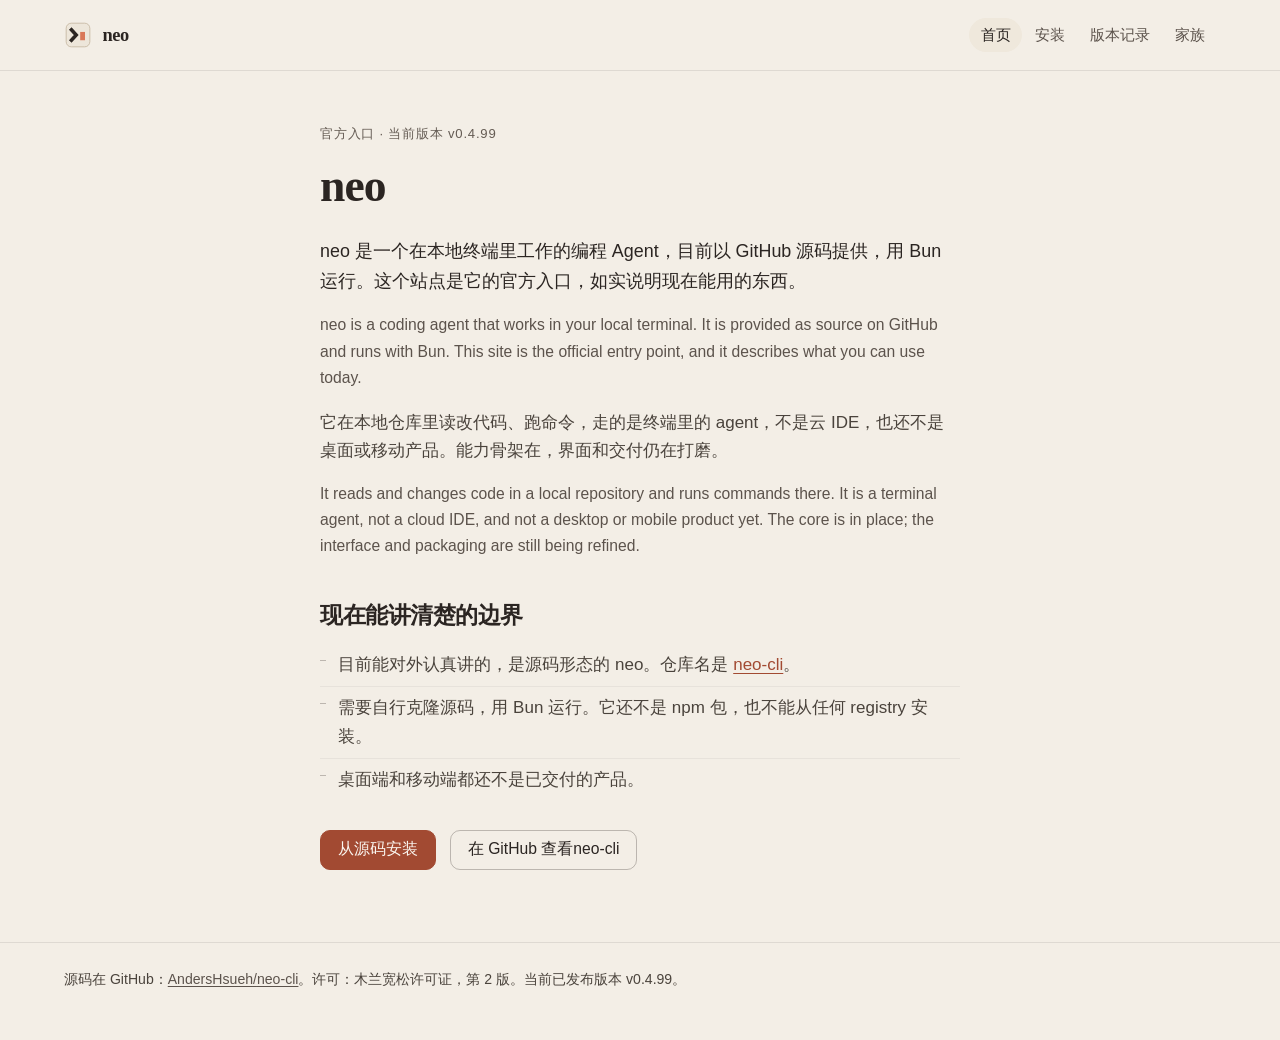
<file: index.html>
<!DOCTYPE html>
<html lang="zh-CN">
<head>
  <meta charset="utf-8">
  <meta name="viewport" content="width=device-width, initial-scale=1">
  <title>neo —— 本地终端里的编程 Agent</title>
  <meta name="description" content="neo 是一个在本地终端里工作的编程 Agent，目前以 GitHub 源码提供，用 Bun 运行。这是它的官方入口。">
  <link rel="canonical" href="https://neo.ani-intelligence.com/">
  <link rel="icon" href="/assets/icons/favicon.svg" type="image/svg+xml">
  <link rel="icon" href="/assets/icons/32x32.png" sizes="32x32" type="image/png">
  <link rel="apple-touch-icon" href="/assets/icons/icon.png">
  <link rel="stylesheet" href="/assets/css/site.css">
</head>
<body>
  <a class="skip" href="#main">跳到正文</a>
  <header class="site-header">
    <div class="inner">
      <a class="brand" href="/">
        <img src="/assets/icons/favicon.svg" width="28" height="28" alt="">
        <span class="brand-name">neo</span>
      </a>
      <nav class="nav" aria-label="站点">
        <a href="/" aria-current="page">首页</a>
        <a href="/install/">安装</a>
        <a href="/changelog/">版本记录</a>
        <a href="/family/">家族</a>
      </nav>
    </div>
  </header>
  <main id="main">
    <article class="hero">
      <p class="kicker">官方入口 · 当前版本 <span data-neo-version>v0.4.99</span></p>
      <h1>neo</h1>
      <p class="lead">neo 是一个在本地终端里工作的编程 Agent，目前以 GitHub 源码提供，用 Bun 运行。这个站点是它的官方入口，如实说明现在能用的东西。</p>
      <p class="en">neo is a coding agent that works in your local terminal. It is provided as source on GitHub and runs with Bun. This site is the official entry point, and it describes what you can use today.</p>
      <p>它在本地仓库里读改代码、跑命令，走的是终端里的 agent，不是云 IDE，也还不是桌面或移动产品。能力骨架在，界面和交付仍在打磨。</p>
      <p class="en">It reads and changes code in a local repository and runs commands there. It is a terminal agent, not a cloud IDE, and not a desktop or mobile product yet. The core is in place; the interface and packaging are still being refined.</p>
      <h2>现在能讲清楚的边界</h2>
      <ul class="plain-list">
        <li>目前能对外认真讲的，是源码形态的 neo。仓库名是 <a href="https://github.com/AndersHsueh/neo-cli"><span class="nowrap">neo-cli</span></a>。</li>
        <li>需要自行克隆源码，用 Bun 运行。它还不是 npm 包，也不能从任何 registry 安装。</li>
        <li>桌面端和移动端都还不是已交付的产品。</li>
      </ul>
      <div class="actions">
        <a class="btn btn-primary" href="/install/">从源码安装</a>
        <a class="btn btn-secondary" href="https://github.com/AndersHsueh/neo-cli">在 GitHub 查看 <span class="nowrap">neo-cli</span></a>
      </div>
    </article>
  </main>
  <footer class="site-footer">
    <div class="inner">
      <p>源码在 GitHub：<a href="https://github.com/AndersHsueh/neo-cli">AndersHsueh/<span class="nowrap">neo-cli</span></a>。许可：木兰宽松许可证，第 2 版。当前已发布版本 <span data-neo-version>v0.4.99</span>。</p>
    </div>
  </footer>
  <script src="/assets/js/version.js"></script>
</body>
</html>
</file>
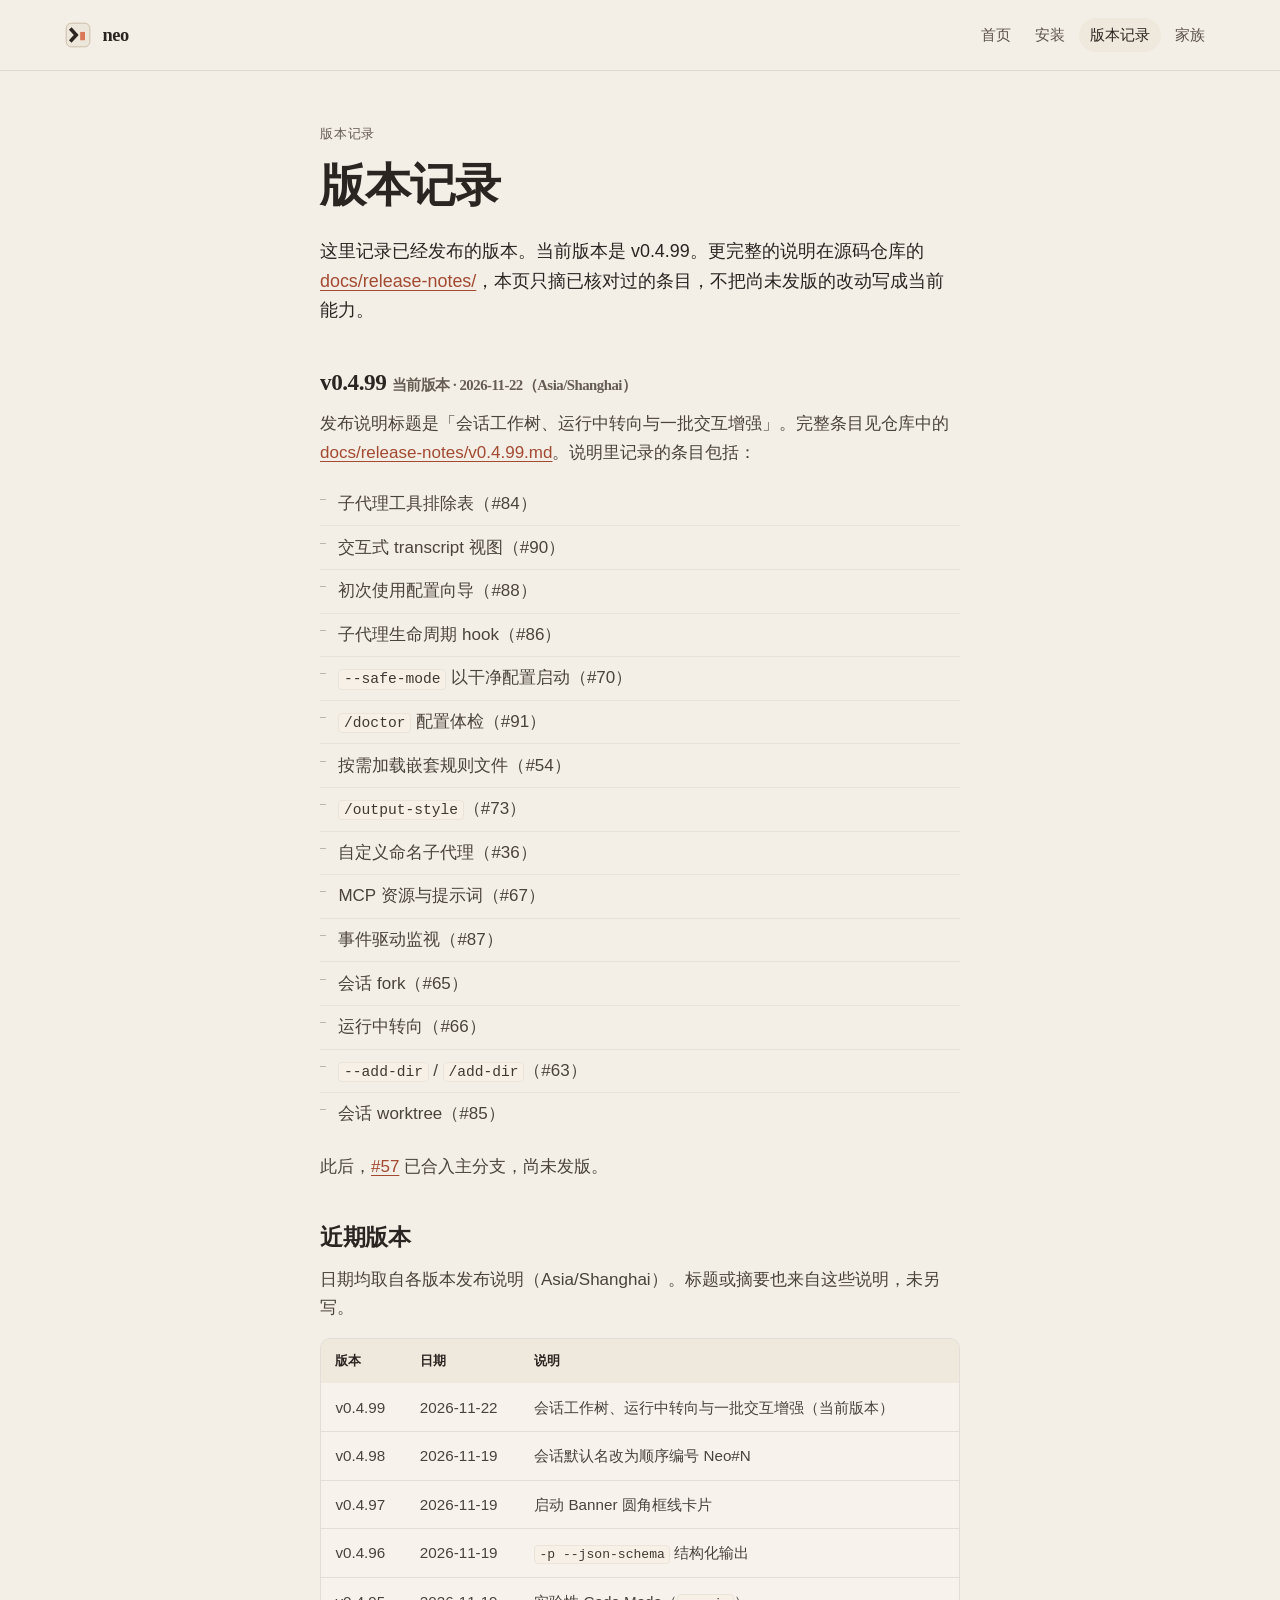
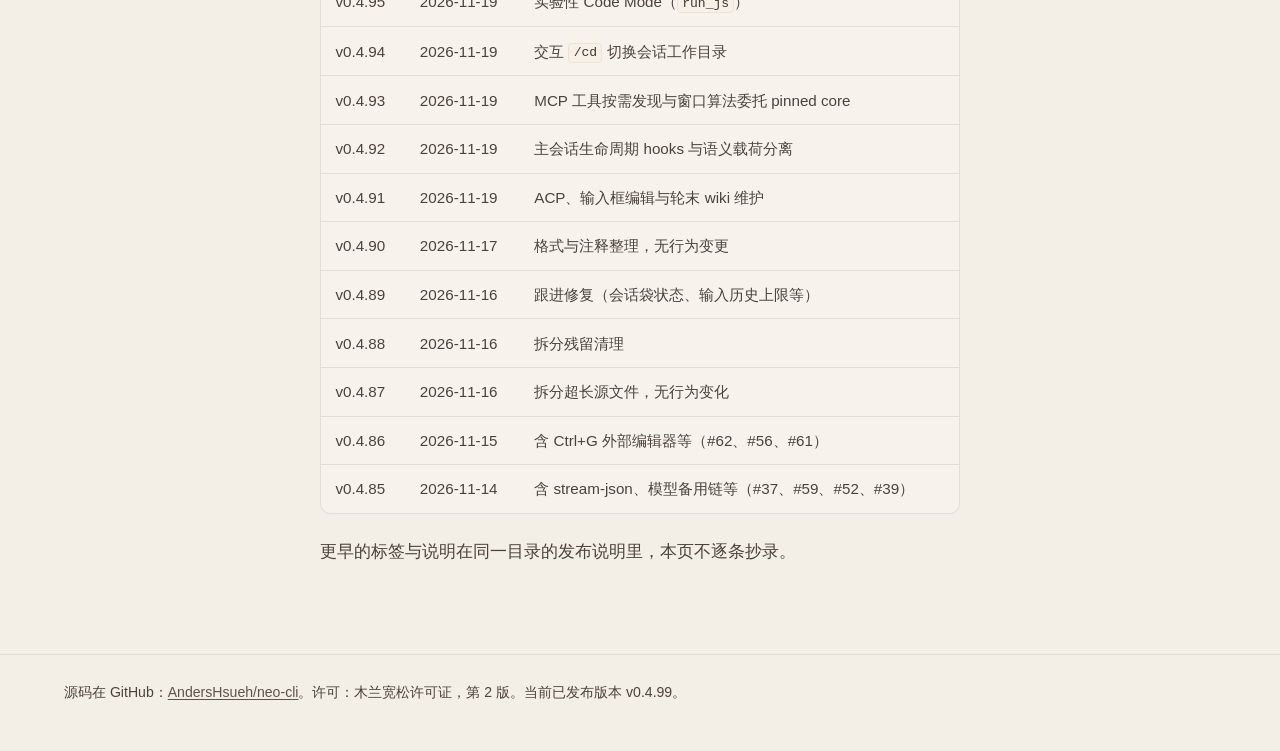
<file: changelog/index.html>
<!DOCTYPE html>
<html lang="zh-CN">
<head>
  <meta charset="utf-8">
  <meta name="viewport" content="width=device-width, initial-scale=1">
  <title>neo 版本记录</title>
  <meta name="description" content="neo 已发布版本的记录。当前版本是 v0.4.99。">
  <link rel="canonical" href="https://neo.ani-intelligence.com/changelog/">
  <link rel="icon" href="/assets/icons/favicon.svg" type="image/svg+xml">
  <link rel="icon" href="/assets/icons/32x32.png" sizes="32x32" type="image/png">
  <link rel="apple-touch-icon" href="/assets/icons/icon.png">
  <link rel="stylesheet" href="/assets/css/site.css">
</head>
<body>
  <a class="skip" href="#main">跳到正文</a>
  <header class="site-header">
    <div class="inner">
      <a class="brand" href="/">
        <img src="/assets/icons/favicon.svg" width="28" height="28" alt="">
        <span class="brand-name">neo</span>
      </a>
      <nav class="nav" aria-label="站点">
        <a href="/">首页</a>
        <a href="/install/">安装</a>
        <a href="/changelog/" aria-current="page">版本记录</a>
        <a href="/family/">家族</a>
      </nav>
    </div>
  </header>
  <main id="main">
    <article class="wrap-narrow">
      <p class="kicker">版本记录</p>
      <h1>版本记录</h1>
      <p class="lead">这里记录已经发布的版本。当前版本是 <span data-neo-version>v0.4.99</span>。更完整的说明在源码仓库的 <a href="https://github.com/AndersHsueh/neo-cli/tree/v0.4.99/docs/release-notes">docs/release-notes/</a>，本页只摘已核对过的条目，不把尚未发版的改动写成当前能力。</p>

      <h2>v0.4.99 <span class="meta">当前版本 · 2026-11-22（Asia/Shanghai）</span></h2>
      <p>发布说明标题是「会话工作树、运行中转向与一批交互增强」。完整条目见仓库中的 <a href="https://github.com/AndersHsueh/neo-cli/blob/v0.4.99/docs/release-notes/v0.4.99.md">docs/release-notes/v0.4.99.md</a>。说明里记录的条目包括：</p>
      <ul class="plain-list">
        <li>子代理工具排除表（#84）</li>
        <li>交互式 transcript 视图（#90）</li>
        <li>初次使用配置向导（#88）</li>
        <li>子代理生命周期 hook（#86）</li>
        <li><code>--safe-mode</code> 以干净配置启动（#70）</li>
        <li><code>/doctor</code> 配置体检（#91）</li>
        <li>按需加载嵌套规则文件（#54）</li>
        <li><code>/output-style</code>（#73）</li>
        <li>自定义命名子代理（#36）</li>
        <li>MCP 资源与提示词（#67）</li>
        <li>事件驱动监视（#87）</li>
        <li>会话 fork（#65）</li>
        <li>运行中转向（#66）</li>
        <li><code>--add-dir</code> / <code>/add-dir</code>（#63）</li>
        <li>会话 worktree（#85）</li>
      </ul>
      <p>此后，<a href="https://github.com/AndersHsueh/neo-cli/issues/57">#57</a> 已合入主分支，尚未发版。</p>

      <h2>近期版本</h2>
      <p>日期均取自各版本发布说明（Asia/Shanghai）。标题或摘要也来自这些说明，未另写。</p>
      <div class="table-wrap">
        <table>
          <thead>
            <tr>
              <th>版本</th>
              <th>日期</th>
              <th>说明</th>
            </tr>
          </thead>
          <tbody>
            <tr><td>v0.4.99</td><td>2026-11-22</td><td>会话工作树、运行中转向与一批交互增强（当前版本）</td></tr>
            <tr><td>v0.4.98</td><td>2026-11-19</td><td>会话默认名改为顺序编号 Neo#N</td></tr>
            <tr><td>v0.4.97</td><td>2026-11-19</td><td>启动 Banner 圆角框线卡片</td></tr>
            <tr><td>v0.4.96</td><td>2026-11-19</td><td><code>-p --json-schema</code> 结构化输出</td></tr>
            <tr><td>v0.4.95</td><td>2026-11-19</td><td>实验性 Code Mode（<code>run_js</code>）</td></tr>
            <tr><td>v0.4.94</td><td>2026-11-19</td><td>交互 <code>/cd</code> 切换会话工作目录</td></tr>
            <tr><td>v0.4.93</td><td>2026-11-19</td><td>MCP 工具按需发现与窗口算法委托 pinned core</td></tr>
            <tr><td>v0.4.92</td><td>2026-11-19</td><td>主会话生命周期 hooks 与语义载荷分离</td></tr>
            <tr><td>v0.4.91</td><td>2026-11-19</td><td>ACP、输入框编辑与轮末 wiki 维护</td></tr>
            <tr><td>v0.4.90</td><td>2026-11-17</td><td>格式与注释整理，无行为变更</td></tr>
            <tr><td>v0.4.89</td><td>2026-11-16</td><td>跟进修复（会话袋状态、输入历史上限等）</td></tr>
            <tr><td>v0.4.88</td><td>2026-11-16</td><td>拆分残留清理</td></tr>
            <tr><td>v0.4.87</td><td>2026-11-16</td><td>拆分超长源文件，无行为变化</td></tr>
            <tr><td>v0.4.86</td><td>2026-11-15</td><td>含 Ctrl+G 外部编辑器等（#62、#56、#61）</td></tr>
            <tr><td>v0.4.85</td><td>2026-11-14</td><td>含 stream-json、模型备用链等（#37、#59、#52、#39）</td></tr>
          </tbody>
        </table>
      </div>
      <p>更早的标签与说明在同一目录的发布说明里，本页不逐条抄录。</p>
    </article>
  </main>
  <footer class="site-footer">
    <div class="inner">
      <p>源码在 GitHub：<a href="https://github.com/AndersHsueh/neo-cli">AndersHsueh/<span class="nowrap">neo-cli</span></a>。许可：木兰宽松许可证，第 2 版。当前已发布版本 <span data-neo-version>v0.4.99</span>。</p>
    </div>
  </footer>
  <script src="/assets/js/version.js"></script>
</body>
</html>
</file>
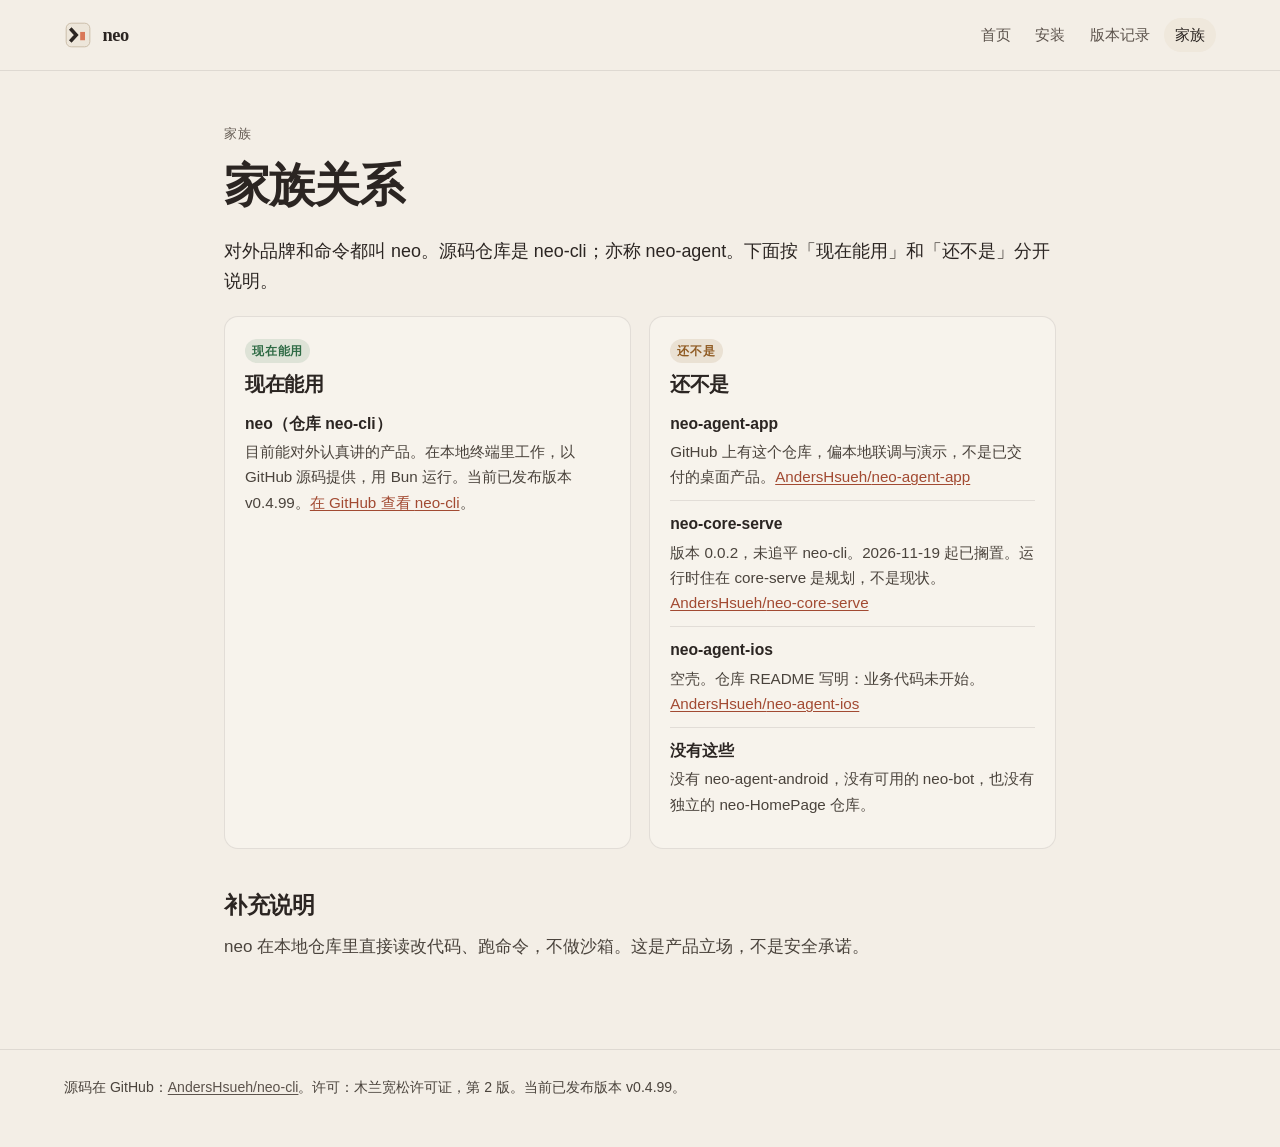
<file: family/index.html>
<!DOCTYPE html>
<html lang="zh-CN">
<head>
  <meta charset="utf-8">
  <meta name="viewport" content="width=device-width, initial-scale=1">
  <title>neo 家族关系</title>
  <meta name="description" content="neo 家族里现在能用的，以及还不是的。不要把它理解成已交付的全家桶。">
  <link rel="canonical" href="https://neo.ani-intelligence.com/family/">
  <link rel="icon" href="/assets/icons/favicon.svg" type="image/svg+xml">
  <link rel="icon" href="/assets/icons/32x32.png" sizes="32x32" type="image/png">
  <link rel="apple-touch-icon" href="/assets/icons/icon.png">
  <link rel="stylesheet" href="/assets/css/site.css">
</head>
<body>
  <a class="skip" href="#main">跳到正文</a>
  <header class="site-header">
    <div class="inner">
      <a class="brand" href="/">
        <img src="/assets/icons/favicon.svg" width="28" height="28" alt="">
        <span class="brand-name">neo</span>
      </a>
      <nav class="nav" aria-label="站点">
        <a href="/">首页</a>
        <a href="/install/">安装</a>
        <a href="/changelog/">版本记录</a>
        <a href="/family/" aria-current="page">家族</a>
      </nav>
    </div>
  </header>
  <main id="main">
    <article class="wrap-wide">
      <p class="kicker">家族</p>
      <h1>家族关系</h1>
      <p class="lead">对外品牌和命令都叫 neo。源码仓库是 <span class="nowrap">neo-cli</span>；亦称 <span class="nowrap">neo-agent</span>。下面按「现在能用」和「还不是」分开说明。</p>

      <div class="cols">
        <section class="col" aria-labelledby="now-title">
          <span class="now-label">现在能用</span>
          <h2 id="now-title">现在能用</h2>
          <ul>
            <li>
              <strong>neo（仓库 <span class="nowrap">neo-cli</span>）</strong>
              目前能对外认真讲的产品。在本地终端里工作，以 GitHub 源码提供，用 Bun 运行。当前已发布版本 <span data-neo-version>v0.4.99</span>。<a href="https://github.com/AndersHsueh/neo-cli">在 GitHub 查看 <span class="nowrap">neo-cli</span></a>。
            </li>
          </ul>
        </section>
        <section class="col" aria-labelledby="not-title">
          <span class="not-label">还不是</span>
          <h2 id="not-title">还不是</h2>
          <ul>
            <li>
              <strong><span class="nowrap">neo-agent-app</span></strong>
              GitHub 上有这个仓库，偏本地联调与演示，不是已交付的桌面产品。<a href="https://github.com/AndersHsueh/neo-agent-app">AndersHsueh/<span class="nowrap">neo-agent-app</span></a>
            </li>
            <li>
              <strong><span class="nowrap">neo-core-serve</span></strong>
              版本 0.0.2，未追平 <span class="nowrap">neo-cli</span>。2026-11-19 起已搁置。运行时住在 core-serve 是规划，不是现状。<a href="https://github.com/AndersHsueh/neo-core-serve">AndersHsueh/<span class="nowrap">neo-core-serve</span></a>
            </li>
            <li>
              <strong><span class="nowrap">neo-agent-ios</span></strong>
              空壳。仓库 README 写明：业务代码未开始。<a href="https://github.com/AndersHsueh/neo-agent-ios">AndersHsueh/<span class="nowrap">neo-agent-ios</span></a>
            </li>
            <li>
              <strong>没有这些</strong>
              没有 <span class="nowrap">neo-agent-android</span>，没有可用的 <span class="nowrap">neo-bot</span>，也没有独立的 <span class="nowrap">neo-HomePage</span> 仓库。
            </li>
          </ul>
        </section>
      </div>

      <h2>补充说明</h2>
      <p>neo 在本地仓库里直接读改代码、跑命令，不做沙箱。这是产品立场，不是安全承诺。</p>
    </article>
  </main>
  <footer class="site-footer">
    <div class="inner">
      <p>源码在 GitHub：<a href="https://github.com/AndersHsueh/neo-cli">AndersHsueh/<span class="nowrap">neo-cli</span></a>。许可：木兰宽松许可证，第 2 版。当前已发布版本 <span data-neo-version>v0.4.99</span>。</p>
    </div>
  </footer>
  <script src="/assets/js/version.js"></script>
</body>
</html>
</file>
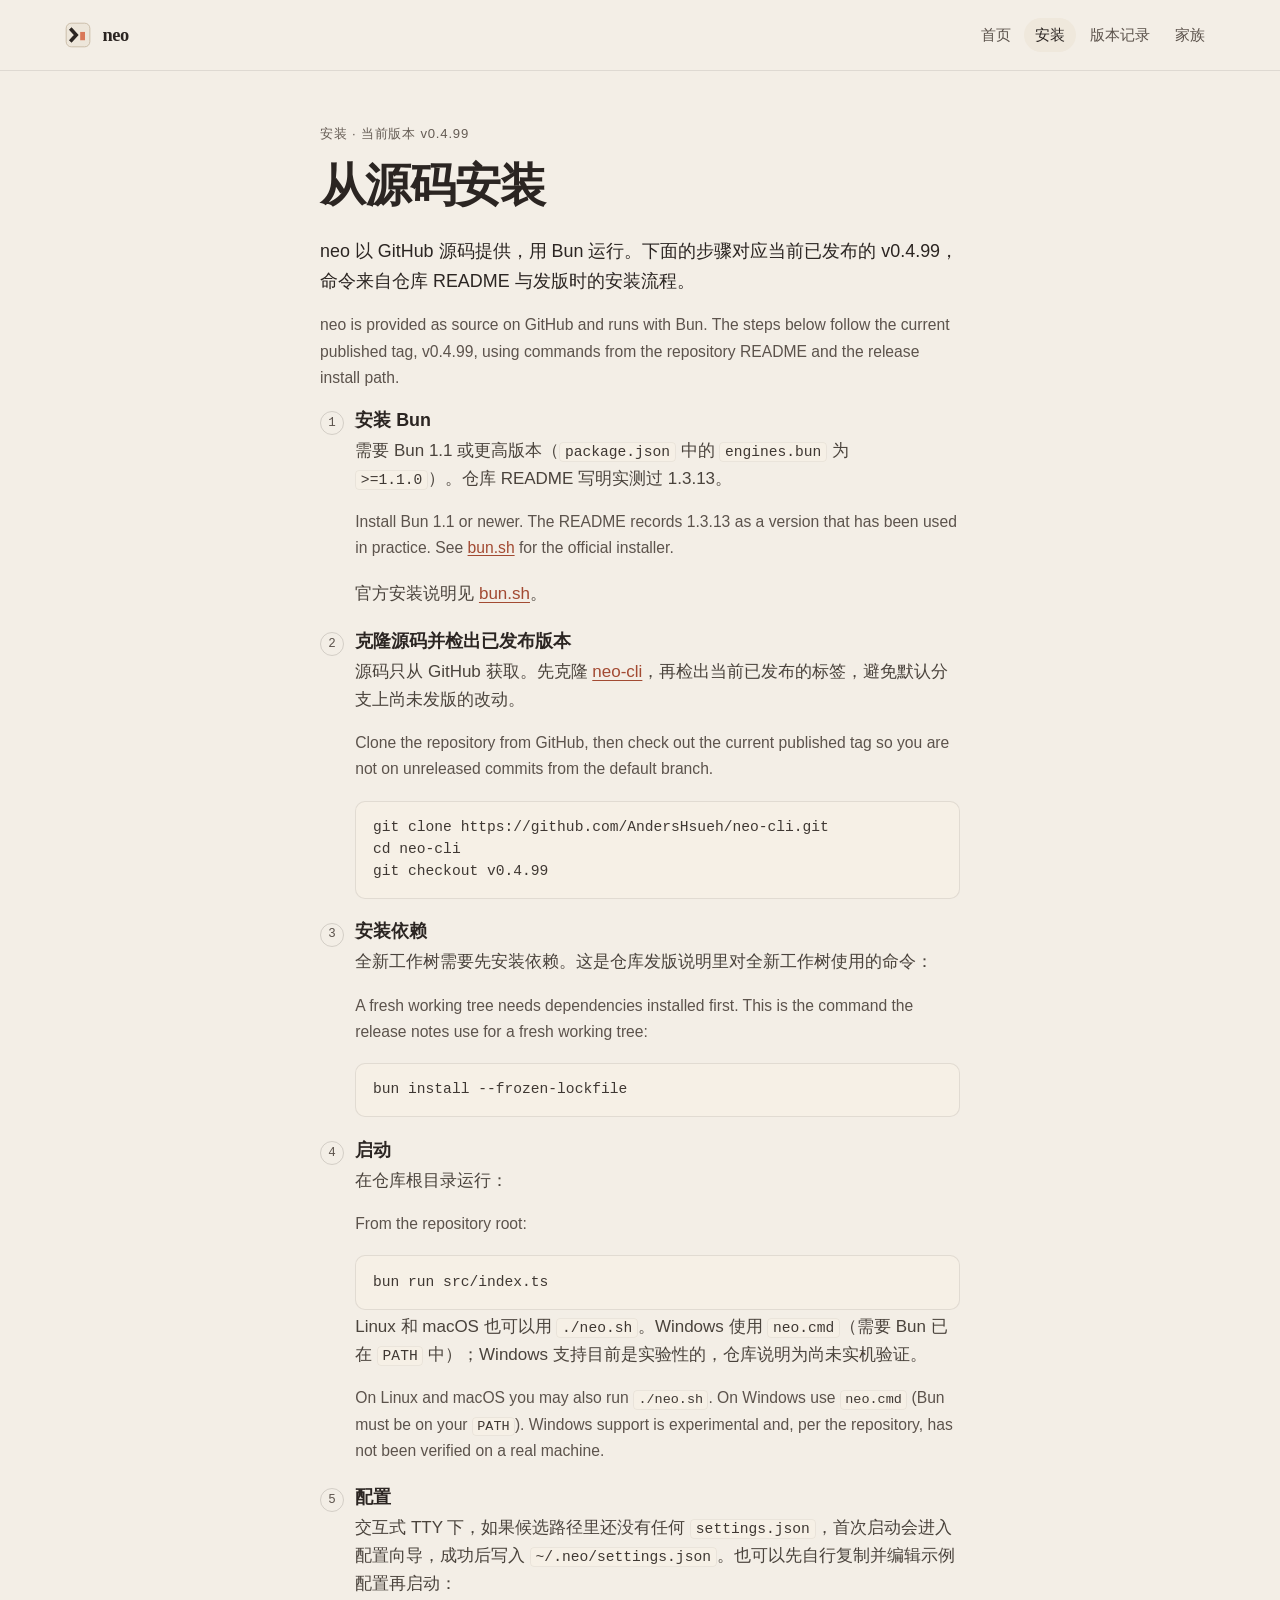
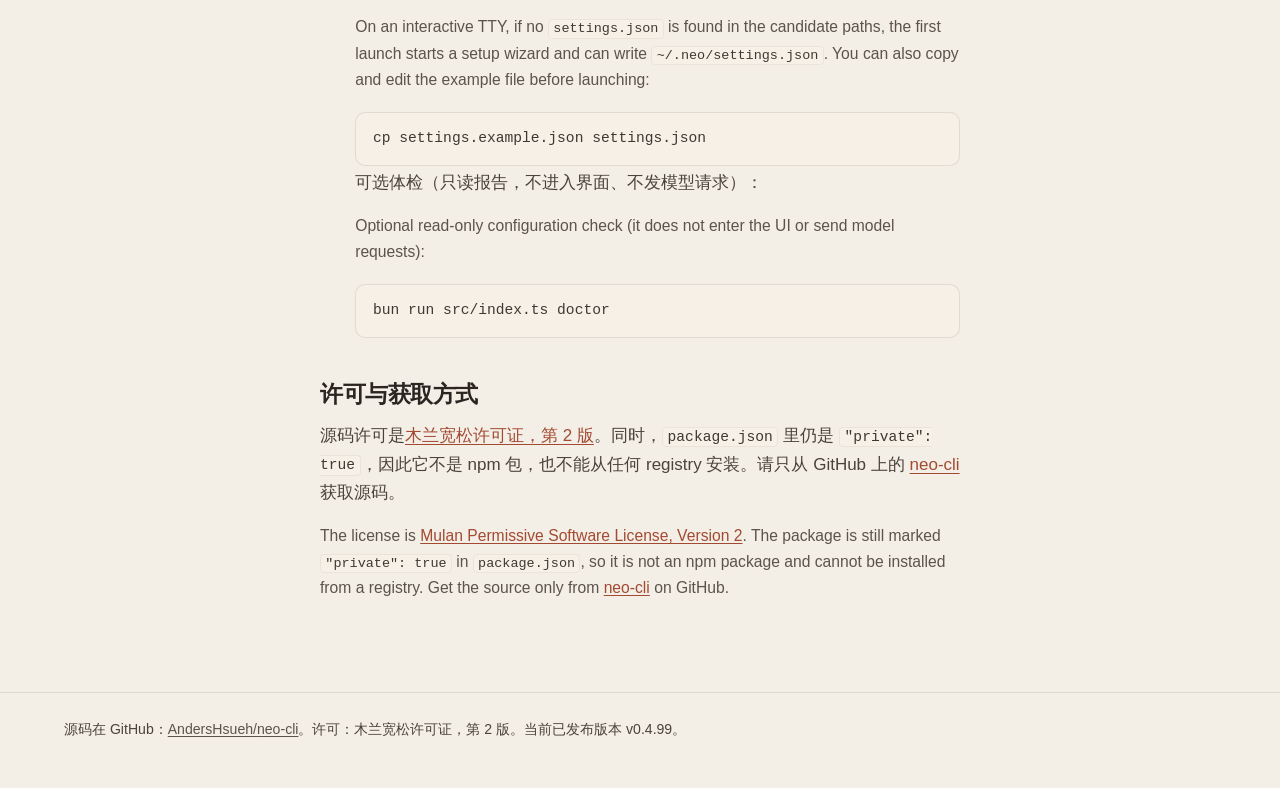
<file: install/index.html>
<!DOCTYPE html>
<html lang="zh-CN">
<head>
  <meta charset="utf-8">
  <meta name="viewport" content="width=device-width, initial-scale=1">
  <title>从源码安装 neo</title>
  <meta name="description" content="克隆 GitHub 上的 neo-cli 源码，用 Bun 运行。当前已发布版本是 v0.4.99。">
  <link rel="canonical" href="https://neo.ani-intelligence.com/install/">
  <link rel="icon" href="/assets/icons/favicon.svg" type="image/svg+xml">
  <link rel="icon" href="/assets/icons/32x32.png" sizes="32x32" type="image/png">
  <link rel="apple-touch-icon" href="/assets/icons/icon.png">
  <link rel="stylesheet" href="/assets/css/site.css">
</head>
<body>
  <a class="skip" href="#main">跳到正文</a>
  <header class="site-header">
    <div class="inner">
      <a class="brand" href="/">
        <img src="/assets/icons/favicon.svg" width="28" height="28" alt="">
        <span class="brand-name">neo</span>
      </a>
      <nav class="nav" aria-label="站点">
        <a href="/">首页</a>
        <a href="/install/" aria-current="page">安装</a>
        <a href="/changelog/">版本记录</a>
        <a href="/family/">家族</a>
      </nav>
    </div>
  </header>
  <main id="main">
    <article class="wrap-narrow">
      <p class="kicker">安装 · 当前版本 <span data-neo-version>v0.4.99</span></p>
      <h1>从源码安装</h1>
      <p class="lead">neo 以 GitHub 源码提供，用 Bun 运行。下面的步骤对应当前已发布的 <span data-neo-version>v0.4.99</span>，命令来自仓库 README 与发版时的安装流程。</p>
      <p class="en">neo is provided as source on GitHub and runs with Bun. The steps below follow the current published tag, <span data-neo-version>v0.4.99</span>, using commands from the repository README and the release install path.</p>

      <ol class="steps">
        <li>
          <h3>安装 Bun</h3>
          <p>需要 Bun 1.1 或更高版本（<code>package.json</code> 中的 <code>engines.bun</code> 为 <code>&gt;=1.1.0</code>）。仓库 README 写明实测过 1.3.13。</p>
          <p class="en">Install Bun 1.1 or newer. The README records 1.3.13 as a version that has been used in practice. See <a href="https://bun.sh">bun.sh</a> for the official installer.</p>
          <p>官方安装说明见 <a href="https://bun.sh">bun.sh</a>。</p>
        </li>
        <li>
          <h3>克隆源码并检出已发布版本</h3>
          <p>源码只从 GitHub 获取。先克隆 <a href="https://github.com/AndersHsueh/neo-cli"><span class="nowrap">neo-cli</span></a>，再检出当前已发布的标签，避免默认分支上尚未发版的改动。</p>
          <p class="en">Clone the repository from GitHub, then check out the current published tag so you are not on unreleased commits from the default branch.</p>
          <pre><code>git clone https://github.com/AndersHsueh/neo-cli.git
cd neo-cli
git checkout <span data-neo-version>v0.4.99</span></code></pre>
        </li>
        <li>
          <h3>安装依赖</h3>
          <p>全新工作树需要先安装依赖。这是仓库发版说明里对全新工作树使用的命令：</p>
          <p class="en">A fresh working tree needs dependencies installed first. This is the command the release notes use for a fresh working tree:</p>
          <pre><code>bun install --frozen-lockfile</code></pre>
        </li>
        <li>
          <h3>启动</h3>
          <p>在仓库根目录运行：</p>
          <p class="en">From the repository root:</p>
          <pre><code>bun run src/index.ts</code></pre>
          <p>Linux 和 macOS 也可以用 <code>./neo.sh</code>。Windows 使用 <code>neo.cmd</code>（需要 Bun 已在 <code>PATH</code> 中）；Windows 支持目前是实验性的，仓库说明为尚未实机验证。</p>
          <p class="en">On Linux and macOS you may also run <code>./neo.sh</code>. On Windows use <code>neo.cmd</code> (Bun must be on your <code>PATH</code>). Windows support is experimental and, per the repository, has not been verified on a real machine.</p>
        </li>
        <li>
          <h3>配置</h3>
          <p>交互式 TTY 下，如果候选路径里还没有任何 <code>settings.json</code>，首次启动会进入配置向导，成功后写入 <code>~/.neo/settings.json</code>。也可以先自行复制并编辑示例配置再启动：</p>
          <p class="en">On an interactive TTY, if no <code>settings.json</code> is found in the candidate paths, the first launch starts a setup wizard and can write <code>~/.neo/settings.json</code>. You can also copy and edit the example file before launching:</p>
          <pre><code>cp settings.example.json settings.json</code></pre>
          <p>可选体检（只读报告，不进入界面、不发模型请求）：</p>
          <p class="en">Optional read-only configuration check (it does not enter the UI or send model requests):</p>
          <pre><code>bun run src/index.ts doctor</code></pre>
        </li>
      </ol>

      <h2>许可与获取方式</h2>
      <p>源码许可是<a href="https://github.com/AndersHsueh/neo-cli/blob/v0.4.99/LICENSE">木兰宽松许可证，第 2 版</a>。同时，<code>package.json</code> 里仍是 <code>"private": true</code>，因此它不是 npm 包，也不能从任何 registry 安装。请只从 GitHub 上的 <a href="https://github.com/AndersHsueh/neo-cli"><span class="nowrap">neo-cli</span></a> 获取源码。</p>
      <p class="en">The license is <a href="https://github.com/AndersHsueh/neo-cli/blob/v0.4.99/LICENSE">Mulan Permissive Software License, Version 2</a>. The package is still marked <code>"private": true</code> in <code>package.json</code>, so it is not an npm package and cannot be installed from a registry. Get the source only from <a href="https://github.com/AndersHsueh/neo-cli"><span class="nowrap">neo-cli</span></a> on GitHub.</p>
    </article>
  </main>
  <footer class="site-footer">
    <div class="inner">
      <p>源码在 GitHub：<a href="https://github.com/AndersHsueh/neo-cli">AndersHsueh/<span class="nowrap">neo-cli</span></a>。许可：木兰宽松许可证，第 2 版。当前已发布版本 <span data-neo-version>v0.4.99</span>。</p>
    </div>
  </footer>
  <script src="/assets/js/version.js"></script>
</body>
</html>
</file>
<file: assets/css/site.css>
/* neo 官方门户
   令牌取自 neo-agent-app 暖纸界面（origin/main，已批准的家族语言）。
   这是阅读站，不是产品 App 壳：更大留白，不用工作台控件，几乎不用阴影与渐变。 */

:root {
  --void: #f3eee6;
  --surface-0: #efe8dc;
  --surface-1: #f7f3ec;
  --surface-2: #fbf8f3;
  --surface-3: #e7dfd2;
  --line-0: rgba(43, 37, 34, 0.06);
  --line-1: rgba(43, 37, 34, 0.1);
  --line-2: rgba(43, 37, 34, 0.16);
  --line-3: rgba(43, 37, 34, 0.28);
  --ink-1: #2b2522;
  --ink-2: #4a433c;
  --ink-3: #5c534c;
  --ink-4: #655c54;
  --accent: #a24a32;
  --accent-hover: #8e4030;
  --accent-press: #743322;
  --accent-wash: rgba(162, 74, 50, 0.1);
  --accent-line: rgba(142, 64, 48, 0.45);
  --on-accent: #fbf7f1;
  --ok: #2f6b45;
  --ok-wash: rgba(47, 107, 69, 0.12);
  --warn: #8f5a22;
  --warn-wash: rgba(143, 90, 34, 0.12);
  --code-bg: #f6f0e6;
  --code-ink: #3f3833;

  --font-serif: "Iowan Old Style", "Palatino Linotype", Palatino, "Songti SC",
    "Noto Serif SC", "Source Han Serif SC", "STSong", serif;
  --font-sans: -apple-system, BlinkMacSystemFont, "Helvetica Neue", "PingFang SC",
    "Hiragino Sans GB", "Noto Sans SC", "Microsoft YaHei", sans-serif;
  --font-mono: "SF Mono", ui-monospace, "Cascadia Mono", Menlo, Consolas, monospace;

  --lh: 1.66;
  --measure: 40rem;
  --measure-wide: 52rem;
  --page: 72rem;
  --r: 10px;
  --d2: 180ms;
  --ease-out: cubic-bezier(0.2, 0.75, 0.3, 1);
}

*,
*::before,
*::after {
  box-sizing: border-box;
}

html {
  color-scheme: light only;
  background: var(--void);
  scroll-behavior: smooth;
}

@media (prefers-reduced-motion: reduce) {
  html {
    scroll-behavior: auto;
  }
  *,
  *::before,
  *::after {
    transition: none !important;
  }
}

body {
  margin: 0;
  min-height: 100vh;
  display: flex;
  flex-direction: column;
  color: var(--ink-1);
  background: var(--void);
  font-family: var(--font-sans);
  font-size: 17px;
  line-height: var(--lh);
  text-rendering: optimizeLegibility;
  -webkit-font-smoothing: antialiased;
}

:focus {
  outline: none;
}

:focus-visible {
  outline: 1px solid var(--accent);
  outline-offset: 3px;
}

.skip {
  position: absolute;
  left: 0.75rem;
  top: -4rem;
  z-index: 20;
  padding: 0.4rem 0.7rem;
  background: var(--surface-2);
  color: var(--ink-1);
  border: 1px solid var(--line-2);
  border-radius: 8px;
  text-decoration: none;
}

.skip:focus {
  top: 0.75rem;
}

.wrap {
  width: min(var(--page), calc(100% - 3rem));
  margin-inline: auto;
}

.wrap-narrow {
  width: min(var(--measure), calc(100% - 3rem));
  margin-inline: auto;
}

.wrap-wide {
  width: min(var(--measure-wide), calc(100% - 3rem));
  margin-inline: auto;
}

/* ---- header ---------------------------------------------------- */

.site-header {
  border-bottom: 1px solid var(--line-1);
}

.site-header .inner {
  width: min(var(--page), calc(100% - 3rem));
  margin-inline: auto;
  display: flex;
  align-items: center;
  justify-content: space-between;
  gap: 1.25rem;
  padding: 1.1rem 0;
  flex-wrap: wrap;
}

.brand {
  display: inline-flex;
  align-items: center;
  gap: 0.65rem;
  color: var(--ink-1);
  text-decoration: none;
}

.brand img {
  width: 28px;
  height: 28px;
  display: block;
  border-radius: 7px;
}

.brand-name {
  font-family: var(--font-serif);
  font-size: 1.15rem;
  font-weight: 600;
  letter-spacing: -0.02em;
  line-height: 1;
}

.nav {
  display: flex;
  flex-wrap: wrap;
  gap: 0.15rem 0.15rem;
}

.nav a {
  color: var(--ink-3);
  text-decoration: none;
  padding: 0.3rem 0.7rem;
  border-radius: 999px;
  font-size: 0.95rem;
}

.nav a:hover {
  color: var(--ink-1);
  background: var(--surface-0);
}

.nav a[aria-current="page"] {
  color: var(--ink-1);
  background: var(--surface-0);
}

/* ---- main typography ------------------------------------------- */

main {
  flex: 1;
  padding: 3.25rem 0 4.5rem;
}

.hero {
  width: min(var(--measure), calc(100% - 3rem));
  margin-inline: auto;
}

.kicker {
  margin: 0 0 0.85rem;
  color: var(--ink-4);
  font-size: 0.82rem;
  letter-spacing: 0.06em;
}

h1,
h2,
h3 {
  font-family: var(--font-serif);
  font-weight: 600;
  letter-spacing: -0.02em;
  line-height: 1.25;
  color: var(--ink-1);
}

h1 {
  margin: 0 0 1.35rem;
  font-size: clamp(2.15rem, 4vw, 2.85rem);
}

h2 {
  margin: 2.6rem 0 0.85rem;
  font-size: 1.45rem;
}

h3 {
  margin: 1.6rem 0 0.5rem;
  font-size: 1.12rem;
  font-family: var(--font-sans);
  font-weight: 600;
  letter-spacing: 0;
}

p {
  margin: 0 0 1rem;
  color: var(--ink-2);
}

.lead {
  font-size: 1.12rem;
  color: var(--ink-1);
}

.en {
  color: var(--ink-3);
  font-size: 0.98rem;
  margin-bottom: 1.15rem;
}

.en + .en {
  margin-top: -0.35rem;
}

a {
  color: var(--accent);
  text-underline-offset: 0.15em;
}

a:hover {
  color: var(--accent-hover);
}

.nowrap {
  white-space: nowrap;
}

hr,
.rule {
  border: 0;
  border-top: 1px solid var(--line-1);
  margin: 2.4rem 0;
}

/* ---- actions / notes / lists ----------------------------------- */

.actions {
  display: flex;
  flex-wrap: wrap;
  gap: 0.75rem 0.9rem;
  margin: 1.75rem 0 0;
}

.btn {
  display: inline-flex;
  align-items: center;
  justify-content: center;
  padding: 0.55rem 1.05rem;
  border-radius: 10px;
  text-decoration: none;
  font-size: 0.98rem;
  line-height: 1.3;
  transition: background var(--d2) var(--ease-out), color var(--d2) var(--ease-out),
    border-color var(--d2) var(--ease-out);
}

.btn-primary {
  background: var(--accent);
  color: var(--on-accent);
  border: 1px solid var(--accent);
}

.btn-primary:hover {
  background: var(--accent-hover);
  border-color: var(--accent-hover);
  color: var(--on-accent);
}

.btn-secondary {
  background: transparent;
  color: var(--ink-1);
  border: 1px solid var(--line-3);
}

.btn-secondary:hover {
  border-color: var(--ink-2);
  color: var(--ink-1);
  background: var(--surface-1);
}

.note {
  margin: 1.4rem 0 0;
  padding: 0.95rem 1.05rem;
  background: var(--surface-1);
  border: 1px solid var(--line-1);
  border-radius: var(--r);
  color: var(--ink-2);
  font-size: 0.95rem;
}

.note p:last-child {
  margin-bottom: 0;
}

.plain-list {
  margin: 0 0 1.1rem;
  padding: 0;
  list-style: none;
}

.plain-list li {
  position: relative;
  padding: 0.45rem 0 0.45rem 1.15rem;
  color: var(--ink-2);
  border-top: 1px solid var(--line-0);
}

.plain-list li:first-child {
  border-top: 0;
}

.plain-list li::before {
  content: "";
  position: absolute;
  left: 0;
  top: 0.95em;
  width: 0.4rem;
  height: 1px;
  background: var(--line-3);
}

ol.steps {
  margin: 0 0 1.25rem;
  padding: 0;
  list-style: none;
  counter-reset: step;
}

ol.steps > li {
  counter-increment: step;
  margin: 0 0 1.35rem;
  padding-left: 2.2rem;
  position: relative;
}

ol.steps > li::before {
  content: counter(step);
  position: absolute;
  left: 0;
  top: 0.15rem;
  width: 1.5rem;
  height: 1.5rem;
  border-radius: 999px;
  border: 1px solid var(--line-2);
  color: var(--ink-3);
  font-size: 0.78rem;
  font-family: var(--font-mono);
  display: flex;
  align-items: center;
  justify-content: center;
  line-height: 1;
}

ol.steps h3 {
  margin: 0 0 0.35rem;
}

/* ---- code ------------------------------------------------------ */

pre,
code {
  font-family: var(--font-mono);
  font-size: 0.86em;
}

code {
  color: var(--code-ink);
  background: var(--code-bg);
  padding: 0.08em 0.32em;
  border-radius: 4px;
  border: 1px solid var(--line-0);
}

pre {
  margin: 0.7rem 0 0.2rem;
  padding: 0.95rem 1.05rem;
  background: var(--code-bg);
  border: 1px solid var(--line-1);
  border-radius: var(--r);
  color: var(--code-ink);
  overflow-x: auto;
  line-height: 1.5;
  -webkit-overflow-scrolling: touch;
}

pre code {
  background: none;
  border: 0;
  padding: 0;
  font-size: 1em;
}

/* ---- tables / family columns ----------------------------------- */

.table-wrap {
  margin: 1rem 0 1.5rem;
  overflow-x: auto;
  border: 1px solid var(--line-1);
  border-radius: var(--r);
  background: var(--surface-1);
}

table {
  width: 100%;
  border-collapse: collapse;
  font-size: 0.95rem;
}

th,
td {
  text-align: left;
  vertical-align: top;
  padding: 0.7rem 0.9rem;
  border-bottom: 1px solid var(--line-1);
  color: var(--ink-2);
}

th {
  font-weight: 600;
  color: var(--ink-1);
  background: var(--surface-0);
  font-size: 0.82rem;
}

tr:last-child th,
tr:last-child td {
  border-bottom: 0;
}

.cols {
  display: grid;
  grid-template-columns: 1fr 1fr;
  gap: 1.15rem;
  margin: 1.2rem 0 1.5rem;
}

.col {
  background: var(--surface-1);
  border: 1px solid var(--line-1);
  border-radius: 14px;
  padding: 1.2rem 1.25rem 1.3rem;
}

.col h2 {
  margin: 0 0 0.85rem;
  font-size: 1.25rem;
}

.col ul {
  margin: 0;
  padding: 0;
  list-style: none;
}

.col li {
  margin: 0;
  padding: 0.65rem 0;
  border-top: 1px solid var(--line-1);
  color: var(--ink-2);
  font-size: 0.95rem;
}

.col li:first-child {
  border-top: 0;
  padding-top: 0;
}

.col li strong {
  display: block;
  color: var(--ink-1);
  font-weight: 600;
  margin-bottom: 0.15rem;
  font-size: 0.98rem;
}

.now-label,
.not-label {
  display: inline-block;
  font-family: var(--font-sans);
  font-size: 0.72rem;
  font-weight: 600;
  letter-spacing: 0.06em;
  padding: 0.15rem 0.45rem;
  border-radius: 999px;
  margin-bottom: 0.55rem;
}

.now-label {
  color: var(--ok);
  background: var(--ok-wash);
}

.not-label {
  color: var(--warn);
  background: var(--warn-wash);
}

.meta {
  color: var(--ink-4);
  font-size: 0.92rem;
}

/* ---- footer ---------------------------------------------------- */

.site-footer {
  border-top: 1px solid var(--line-1);
  padding: 1.6rem 0 2rem;
  color: var(--ink-4);
  font-size: 0.88rem;
}

.site-footer .inner {
  width: min(var(--page), calc(100% - 3rem));
  margin-inline: auto;
  display: flex;
  flex-direction: column;
  gap: 0.35rem;
}

.site-footer a {
  color: var(--ink-3);
}

.site-footer a:hover {
  color: var(--accent);
}

@media (max-width: 720px) {
  .wrap,
  .wrap-narrow,
  .wrap-wide,
  .hero,
  .site-header .inner,
  .site-footer .inner {
    width: calc(100% - 2rem);
  }

  main {
    padding: 2.25rem 0 3rem;
  }

  body {
    font-size: 16px;
  }

  .cols {
    grid-template-columns: 1fr;
  }
}
</file>
